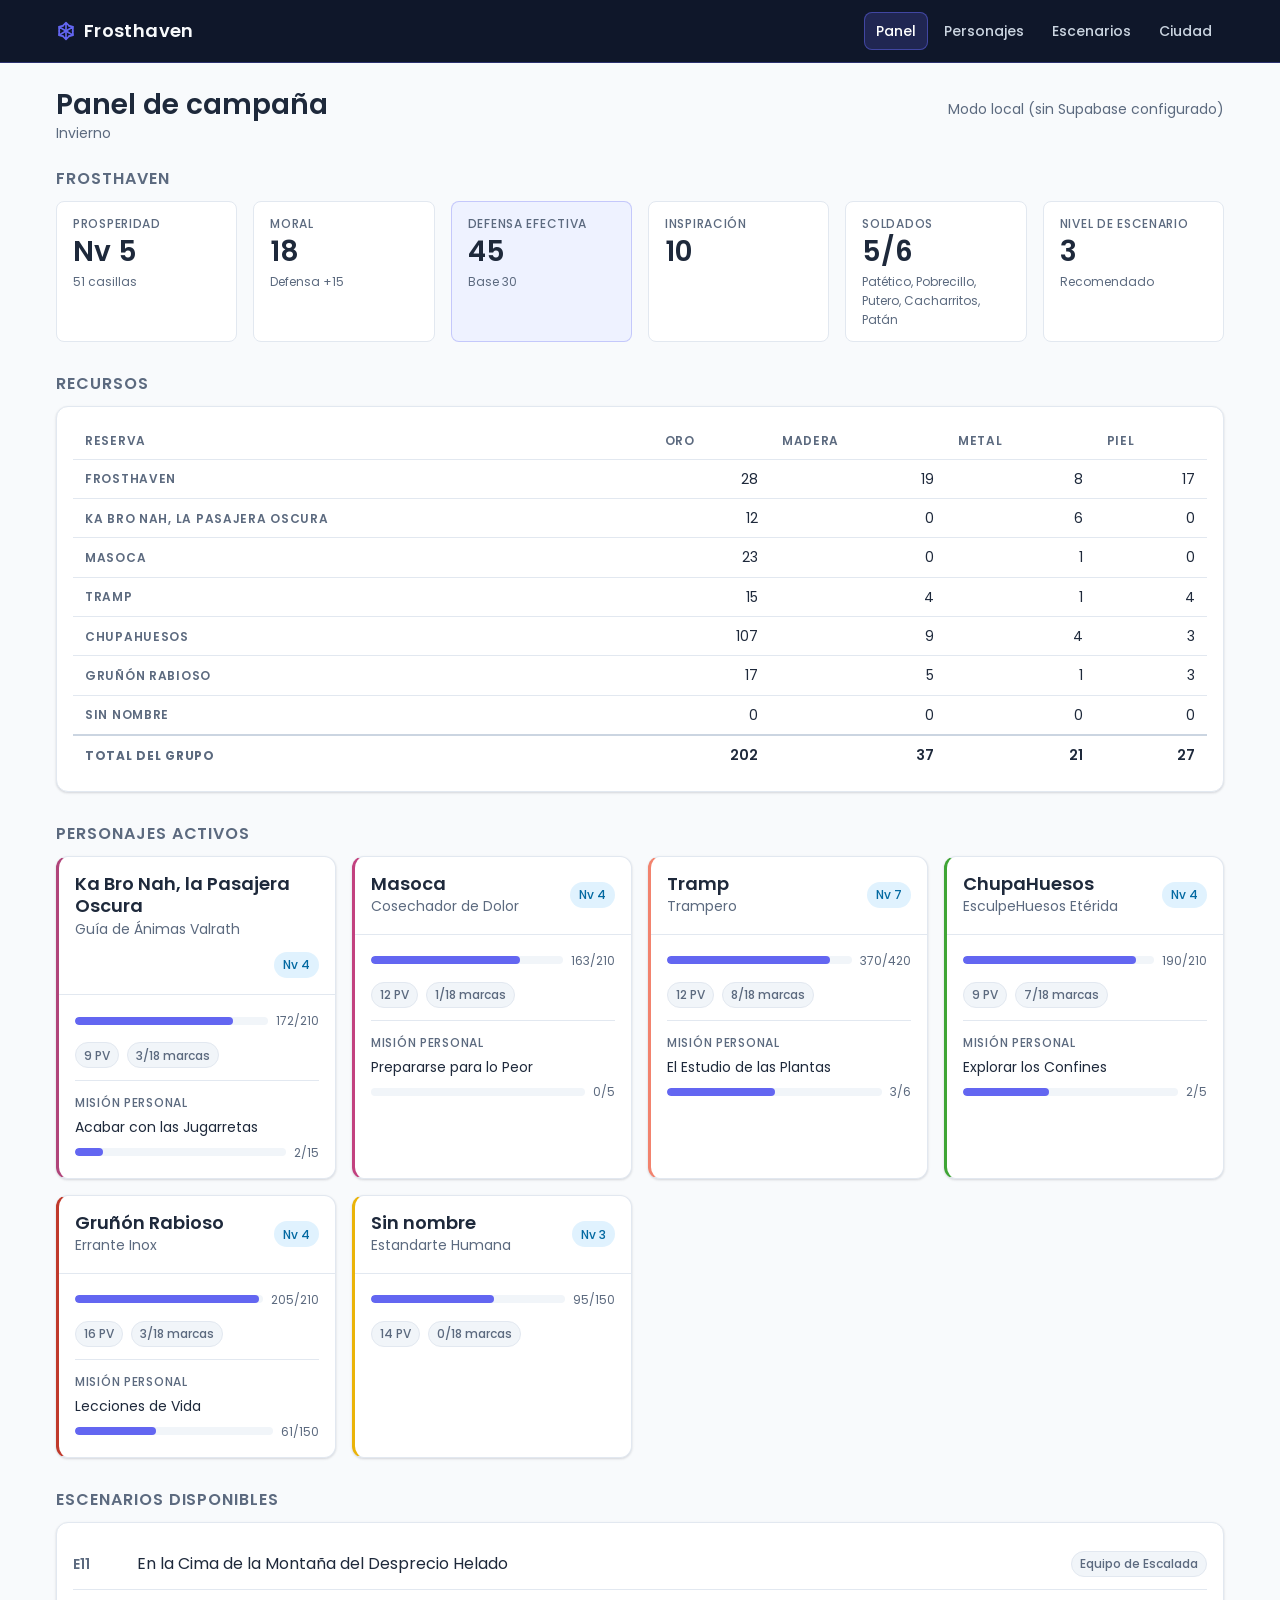
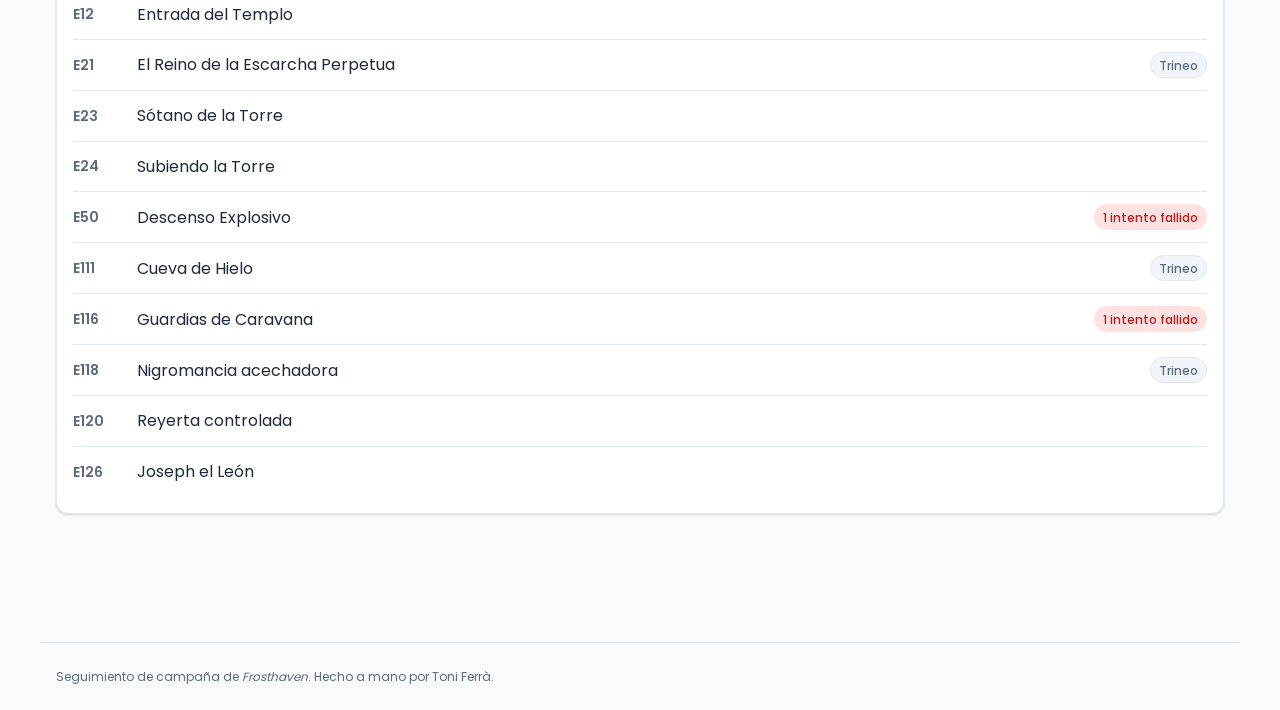
<file: index.html>
<!doctype html>
<!-- Hecho a mano por Toni Ferrà -->
<html lang="es">
<head>
  <meta charset="utf-8">
  <meta name="viewport" content="width=device-width, initial-scale=1">
  <title>Panel de campaña · Frosthaven</title>
  <meta name="robots" content="noindex, nofollow">
  <meta name="description" content="Panel de seguimiento de la campaña de Frosthaven del grupo.">
  <link rel="author" href="humans.txt">
  <link rel="stylesheet" href="css/base.css">
  <link rel="stylesheet" href="css/bloques.css">
  <link rel="stylesheet" href="css/panel.css">
  <script src="js/config.js"></script>
  <script src="vendor/supabase.js" defer></script>
  <script src="js/almacen.js" defer></script>
  <script src="js/reglas.js" defer></script>
  <script src="js/navegacion.js" defer></script>
  <script src="js/panel.js" defer></script>
</head>
<body>
  <a class="u-skip-link" href="#contenido">Saltar al contenido</a>

  <header class="cabecera">
    <div class="u-contenedor cabecera__interior">
      <a class="cabecera__marca" href="index.html">
        <svg class="icono" viewBox="0 0 24 24" aria-hidden="true">
          <path d="M12 2v20M12 2 8 6M12 2l4 4M12 22l-4-4M12 22l4-4"/>
          <path d="m3.5 7 17 10M3.5 7l.5 5.5M3.5 7 8.7 5.6M20.5 17l-.5-5.5M20.5 17l-5.2 1.4"/>
          <path d="m20.5 7-17 10M20.5 7 20 12.5M20.5 7l-5.2-1.4M3.5 17l.5-5.5M3.5 17l5.2 1.4"/>
        </svg>
        Frosthaven
      </a>
      <nav class="nav" aria-label="Secciones">
        <a class="nav__enlace" href="index.html" data-nav="panel">Panel</a>
        <a class="nav__enlace" href="personajes.html" data-nav="personajes">Personajes</a>
        <a class="nav__enlace" href="escenarios.html" data-nav="escenarios">Escenarios</a>
        <a class="nav__enlace" href="ciudad.html" data-nav="ciudad">Ciudad</a>
      </nav>
    </div>
  </header>

  <main class="u-contenedor pagina" id="contenido">
    <div class="pagina__titulo">
      <div>
        <h1>Panel de campaña</h1>
        <p class="pagina__subtitulo" data-panel="momento">Cargando…</p>
      </div>
      <p class="pagina__subtitulo" data-panel="conexion"></p>
    </div>

    <div class="aviso aviso--peligro" data-panel="error" hidden>
      <svg class="icono aviso__icono" viewBox="0 0 24 24" aria-hidden="true">
        <circle cx="12" cy="12" r="10"/><path d="M12 8v5M12 16h.01"/>
      </svg>
      <span data-panel="error-texto"></span>
    </div>

    <!-- Estado de Frosthaven -->
    <section class="seccion" aria-labelledby="titulo-ciudad">
      <h2 class="seccion__titulo" id="titulo-ciudad">Frosthaven</h2>
      <div class="rejilla rejilla--estrecha" data-panel="ciudad"></div>
    </section>

    <!-- Recursos -->
    <section class="seccion" aria-labelledby="titulo-recursos">
      <h2 class="seccion__titulo" id="titulo-recursos">Recursos</h2>
      <div class="tarjeta">
        <div class="tarjeta__cuerpo u-scroll-x">
          <table class="tabla" data-panel="recursos">
            <caption class="u-visually-hidden">
              Reserva de Frosthaven, reservas personales y total del grupo
            </caption>
          </table>
        </div>
      </div>
    </section>

    <!-- Personajes -->
    <section class="seccion" aria-labelledby="titulo-personajes">
      <h2 class="seccion__titulo" id="titulo-personajes">Personajes activos</h2>
      <div class="rejilla" data-panel="personajes"></div>
    </section>

    <!-- Escenarios disponibles -->
    <section class="seccion" aria-labelledby="titulo-escenarios">
      <h2 class="seccion__titulo" id="titulo-escenarios">Escenarios disponibles</h2>
      <div class="tarjeta">
        <div class="tarjeta__cuerpo">
          <ul class="listado" data-panel="escenarios"></ul>
        </div>
      </div>
    </section>
  </main>

  <footer class="u-contenedor pie">
    <p>Seguimiento de campaña de <em>Frosthaven</em>. Hecho a mano por Toni Ferrà.</p>
  </footer>
</body>
</html>
</file>
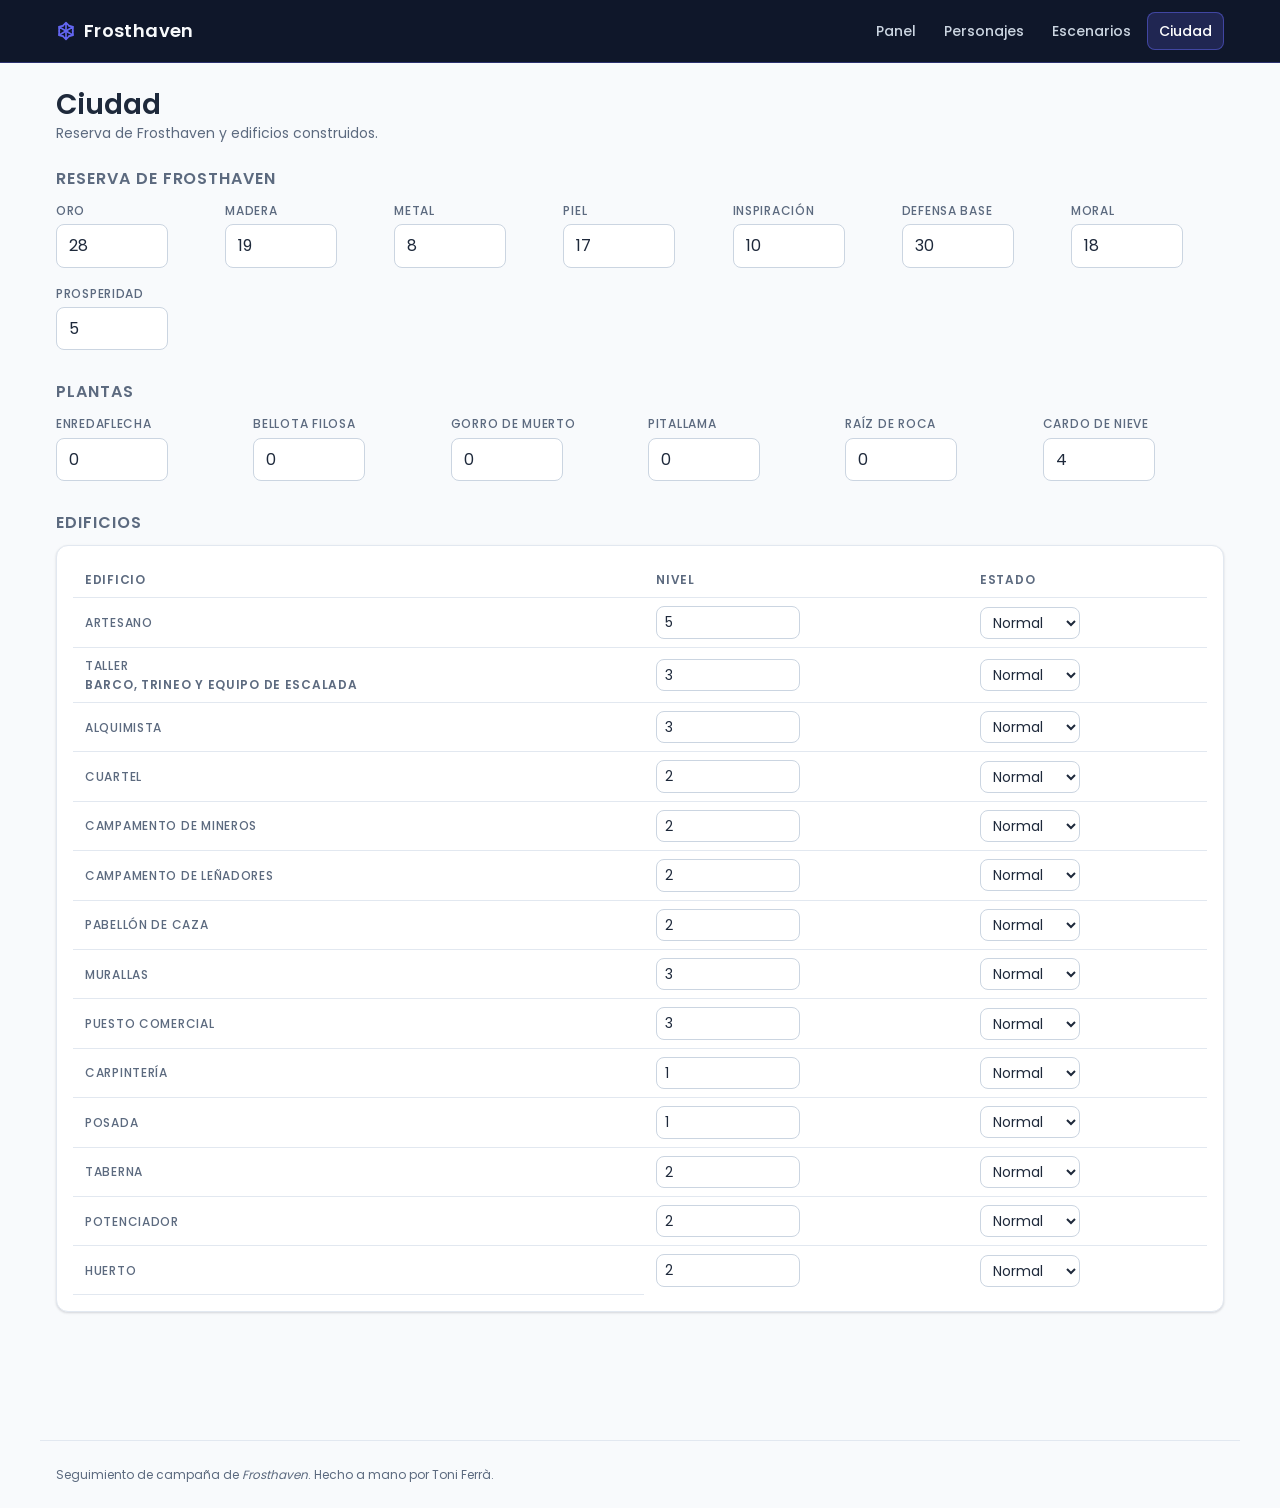
<file: ciudad.html>
<!doctype html>
<!-- Hecho a mano por Toni Ferrà -->
<html lang="es">
<head>
  <meta charset="utf-8">
  <meta name="viewport" content="width=device-width, initial-scale=1">
  <title>Ciudad · Frosthaven</title>
  <meta name="robots" content="noindex, nofollow">
  <meta name="description" content="Edificios y reserva de Frosthaven en la campaña del grupo.">
  <link rel="author" href="humans.txt">
  <link rel="stylesheet" href="css/base.css">
  <link rel="stylesheet" href="css/bloques.css">
  <link rel="stylesheet" href="css/tablas.css">
  <script src="js/config.js"></script>
  <script src="vendor/supabase.js" defer></script>
  <script src="js/almacen.js" defer></script>
  <script src="js/reglas.js" defer></script>
  <script src="js/navegacion.js" defer></script>
  <script src="js/ciudad.js" defer></script>
</head>
<body>
  <a class="u-skip-link" href="#contenido">Saltar al contenido</a>

  <header class="cabecera">
    <div class="u-contenedor cabecera__interior">
      <a class="cabecera__marca" href="index.html">
        <svg class="icono" viewBox="0 0 24 24" aria-hidden="true">
          <path d="M12 2v20M12 2 8 6M12 2l4 4M12 22l-4-4M12 22l4-4"/>
          <path d="m3.5 7 17 10M3.5 7l.5 5.5M3.5 7 8.7 5.6M20.5 17l-.5-5.5M20.5 17l-5.2 1.4"/>
          <path d="m20.5 7-17 10M20.5 7 20 12.5M20.5 7l-5.2-1.4M3.5 17l.5-5.5M3.5 17l5.2 1.4"/>
        </svg>
        Frosthaven
      </a>
      <nav class="nav" aria-label="Secciones">
        <a class="nav__enlace" href="index.html" data-nav="panel">Panel</a>
        <a class="nav__enlace" href="personajes.html" data-nav="personajes">Personajes</a>
        <a class="nav__enlace" href="escenarios.html" data-nav="escenarios">Escenarios</a>
        <a class="nav__enlace" href="ciudad.html" data-nav="ciudad">Ciudad</a>
      </nav>
    </div>
  </header>

  <main class="u-contenedor pagina" id="contenido">
    <div class="pagina__titulo">
      <div>
        <h1>Ciudad</h1>
        <p class="pagina__subtitulo">Reserva de Frosthaven y edificios construidos.</p>
      </div>
      <p class="pagina__subtitulo" data-estado="guardado" role="status" aria-live="polite"></p>
    </div>

    <div class="aviso aviso--peligro" data-estado="error" hidden>
      <svg class="icono aviso__icono" viewBox="0 0 24 24" aria-hidden="true">
        <circle cx="12" cy="12" r="10"/><path d="M12 8v5M12 16h.01"/>
      </svg>
      <span data-estado="error-texto"></span>
    </div>

    <section class="seccion" aria-labelledby="titulo-reserva">
      <h2 class="seccion__titulo" id="titulo-reserva">Reserva de Frosthaven</h2>
      <div class="rejilla rejilla--estrecha" data-ciudad="reserva"></div>
    </section>

    <section class="seccion" aria-labelledby="titulo-plantas">
      <h2 class="seccion__titulo" id="titulo-plantas">Plantas</h2>
      <div class="rejilla rejilla--estrecha" data-ciudad="plantas"></div>
    </section>

    <section class="seccion" aria-labelledby="titulo-edificios">
      <h2 class="seccion__titulo" id="titulo-edificios">Edificios</h2>
      <div class="tarjeta">
        <div class="tarjeta__cuerpo u-scroll-x">
          <table class="tabla" data-ciudad="edificios">
            <caption class="u-visually-hidden">Edificios construidos con su nivel y estado</caption>
          </table>
        </div>
      </div>
    </section>
  </main>

  <footer class="u-contenedor pie">
    <p>Seguimiento de campaña de <em>Frosthaven</em>. Hecho a mano por Toni Ferrà.</p>
  </footer>
</body>
</html>
</file>
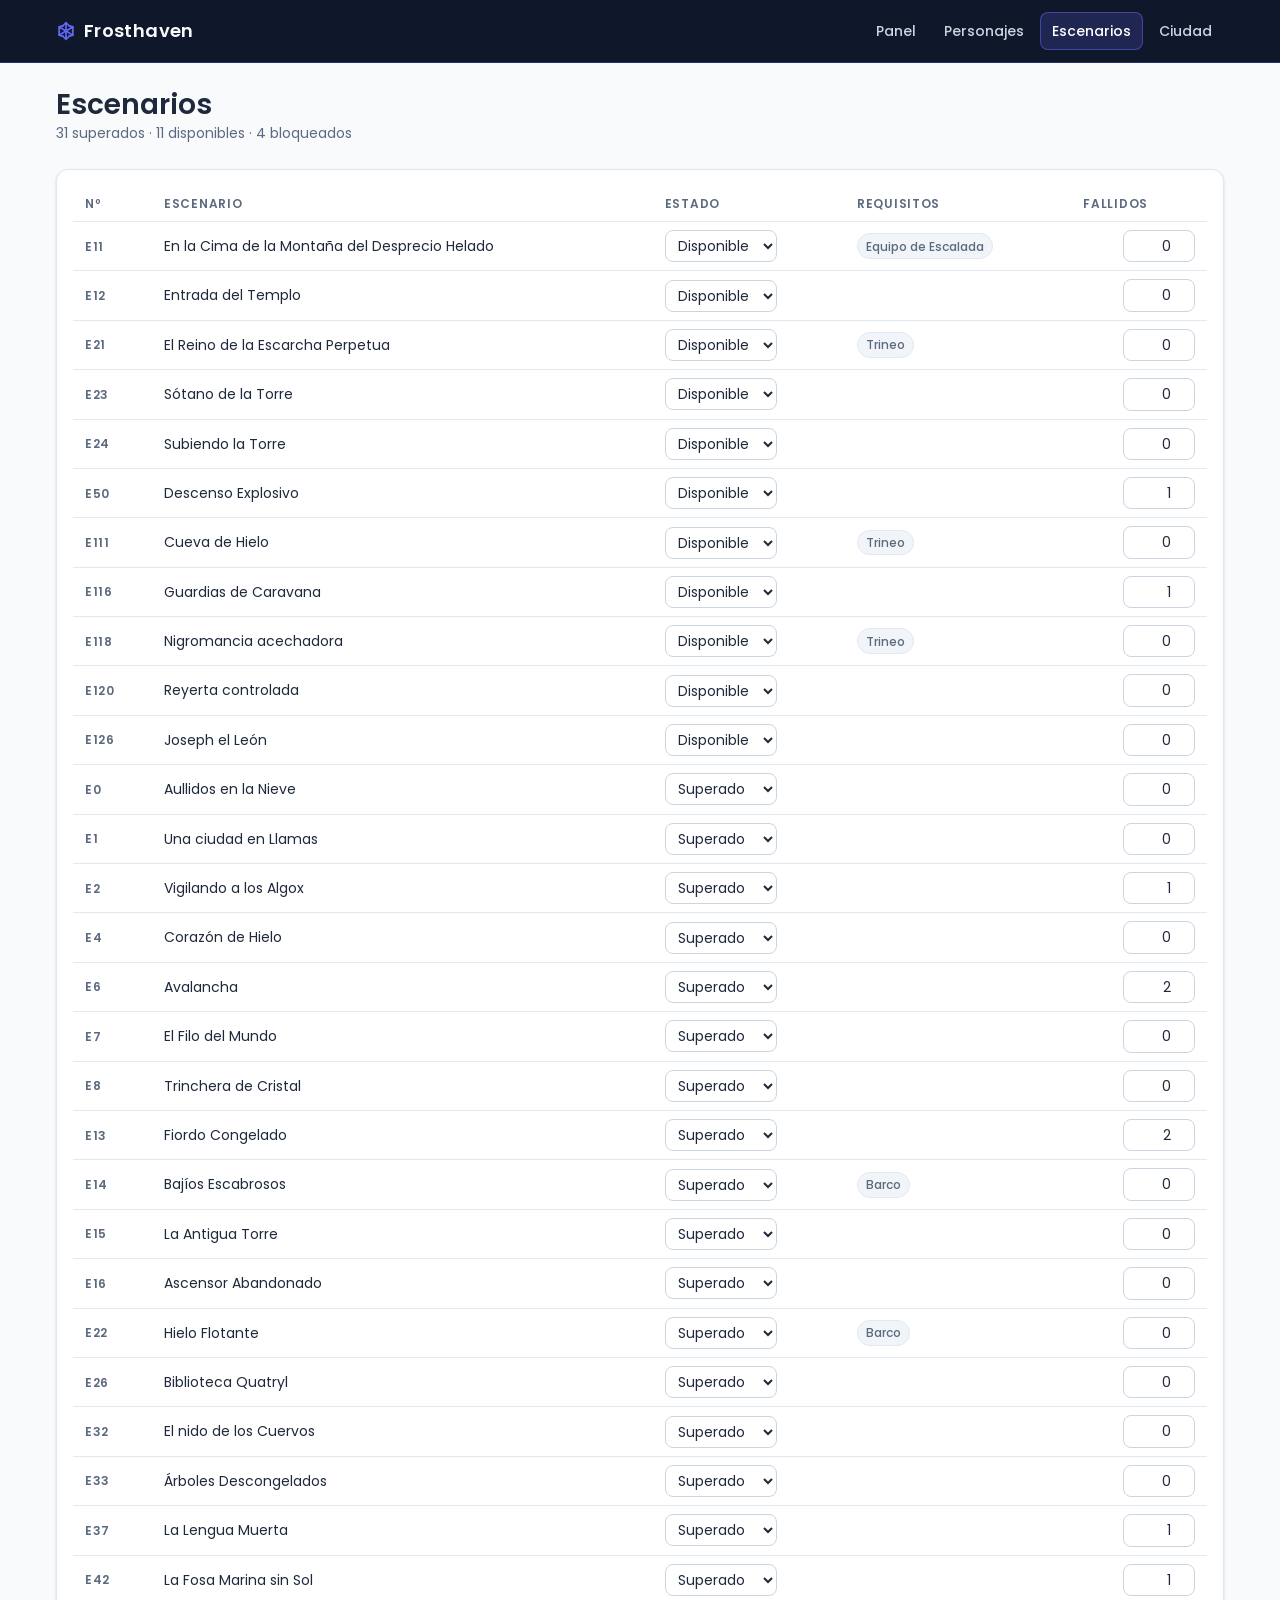
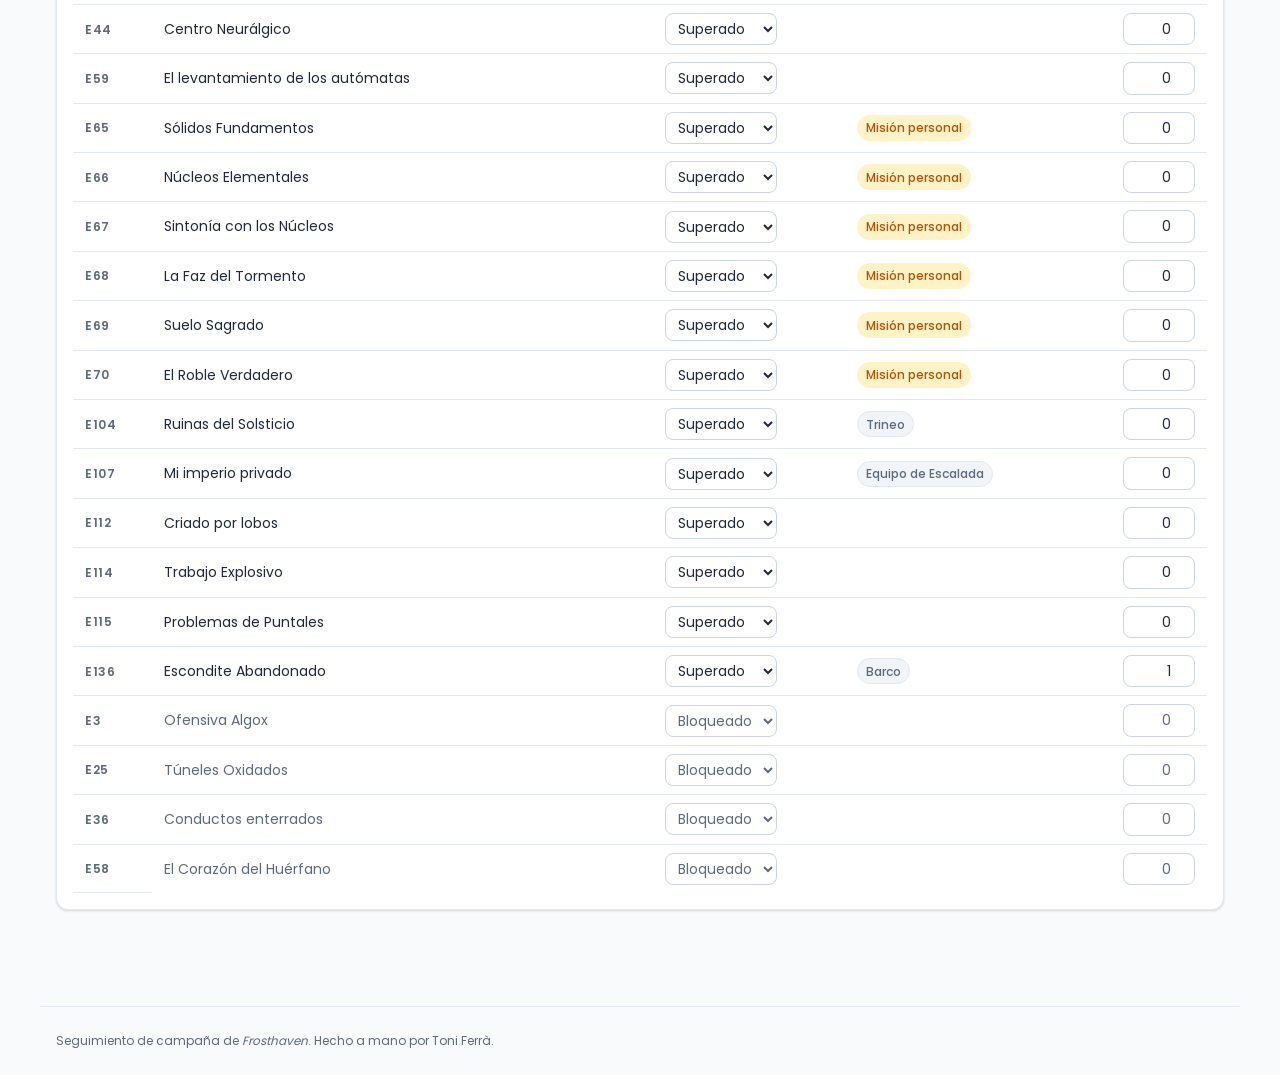
<file: escenarios.html>
<!doctype html>
<!-- Hecho a mano por Toni Ferrà -->
<html lang="es">
<head>
  <meta charset="utf-8">
  <meta name="viewport" content="width=device-width, initial-scale=1">
  <title>Escenarios · Frosthaven</title>
  <meta name="robots" content="noindex, nofollow">
  <meta name="description" content="Estado de los escenarios de la campaña de Frosthaven del grupo.">
  <link rel="author" href="humans.txt">
  <link rel="stylesheet" href="css/base.css">
  <link rel="stylesheet" href="css/bloques.css">
  <link rel="stylesheet" href="css/tablas.css">
  <script src="js/config.js"></script>
  <script src="vendor/supabase.js" defer></script>
  <script src="js/almacen.js" defer></script>
  <script src="js/reglas.js" defer></script>
  <script src="js/navegacion.js" defer></script>
  <script src="js/escenarios.js" defer></script>
</head>
<body>
  <a class="u-skip-link" href="#contenido">Saltar al contenido</a>

  <header class="cabecera">
    <div class="u-contenedor cabecera__interior">
      <a class="cabecera__marca" href="index.html">
        <svg class="icono" viewBox="0 0 24 24" aria-hidden="true">
          <path d="M12 2v20M12 2 8 6M12 2l4 4M12 22l-4-4M12 22l4-4"/>
          <path d="m3.5 7 17 10M3.5 7l.5 5.5M3.5 7 8.7 5.6M20.5 17l-.5-5.5M20.5 17l-5.2 1.4"/>
          <path d="m20.5 7-17 10M20.5 7 20 12.5M20.5 7l-5.2-1.4M3.5 17l.5-5.5M3.5 17l5.2 1.4"/>
        </svg>
        Frosthaven
      </a>
      <nav class="nav" aria-label="Secciones">
        <a class="nav__enlace" href="index.html" data-nav="panel">Panel</a>
        <a class="nav__enlace" href="personajes.html" data-nav="personajes">Personajes</a>
        <a class="nav__enlace" href="escenarios.html" data-nav="escenarios">Escenarios</a>
        <a class="nav__enlace" href="ciudad.html" data-nav="ciudad">Ciudad</a>
      </nav>
    </div>
  </header>

  <main class="u-contenedor pagina" id="contenido">
    <div class="pagina__titulo">
      <div>
        <h1>Escenarios</h1>
        <p class="pagina__subtitulo" data-estado="resumen"></p>
      </div>
      <p class="pagina__subtitulo" data-estado="guardado" role="status" aria-live="polite"></p>
    </div>

    <div class="aviso aviso--peligro" data-estado="error" hidden>
      <svg class="icono aviso__icono" viewBox="0 0 24 24" aria-hidden="true">
        <circle cx="12" cy="12" r="10"/><path d="M12 8v5M12 16h.01"/>
      </svg>
      <span data-estado="error-texto"></span>
    </div>

    <div class="tarjeta">
      <div class="tarjeta__cuerpo u-scroll-x">
        <table class="tabla" data-tabla="escenarios">
          <caption class="u-visually-hidden">Escenarios con su estado, requisitos e intentos fallidos</caption>
        </table>
      </div>
    </div>
  </main>

  <footer class="u-contenedor pie">
    <p>Seguimiento de campaña de <em>Frosthaven</em>. Hecho a mano por Toni Ferrà.</p>
  </footer>
</body>
</html>
</file>
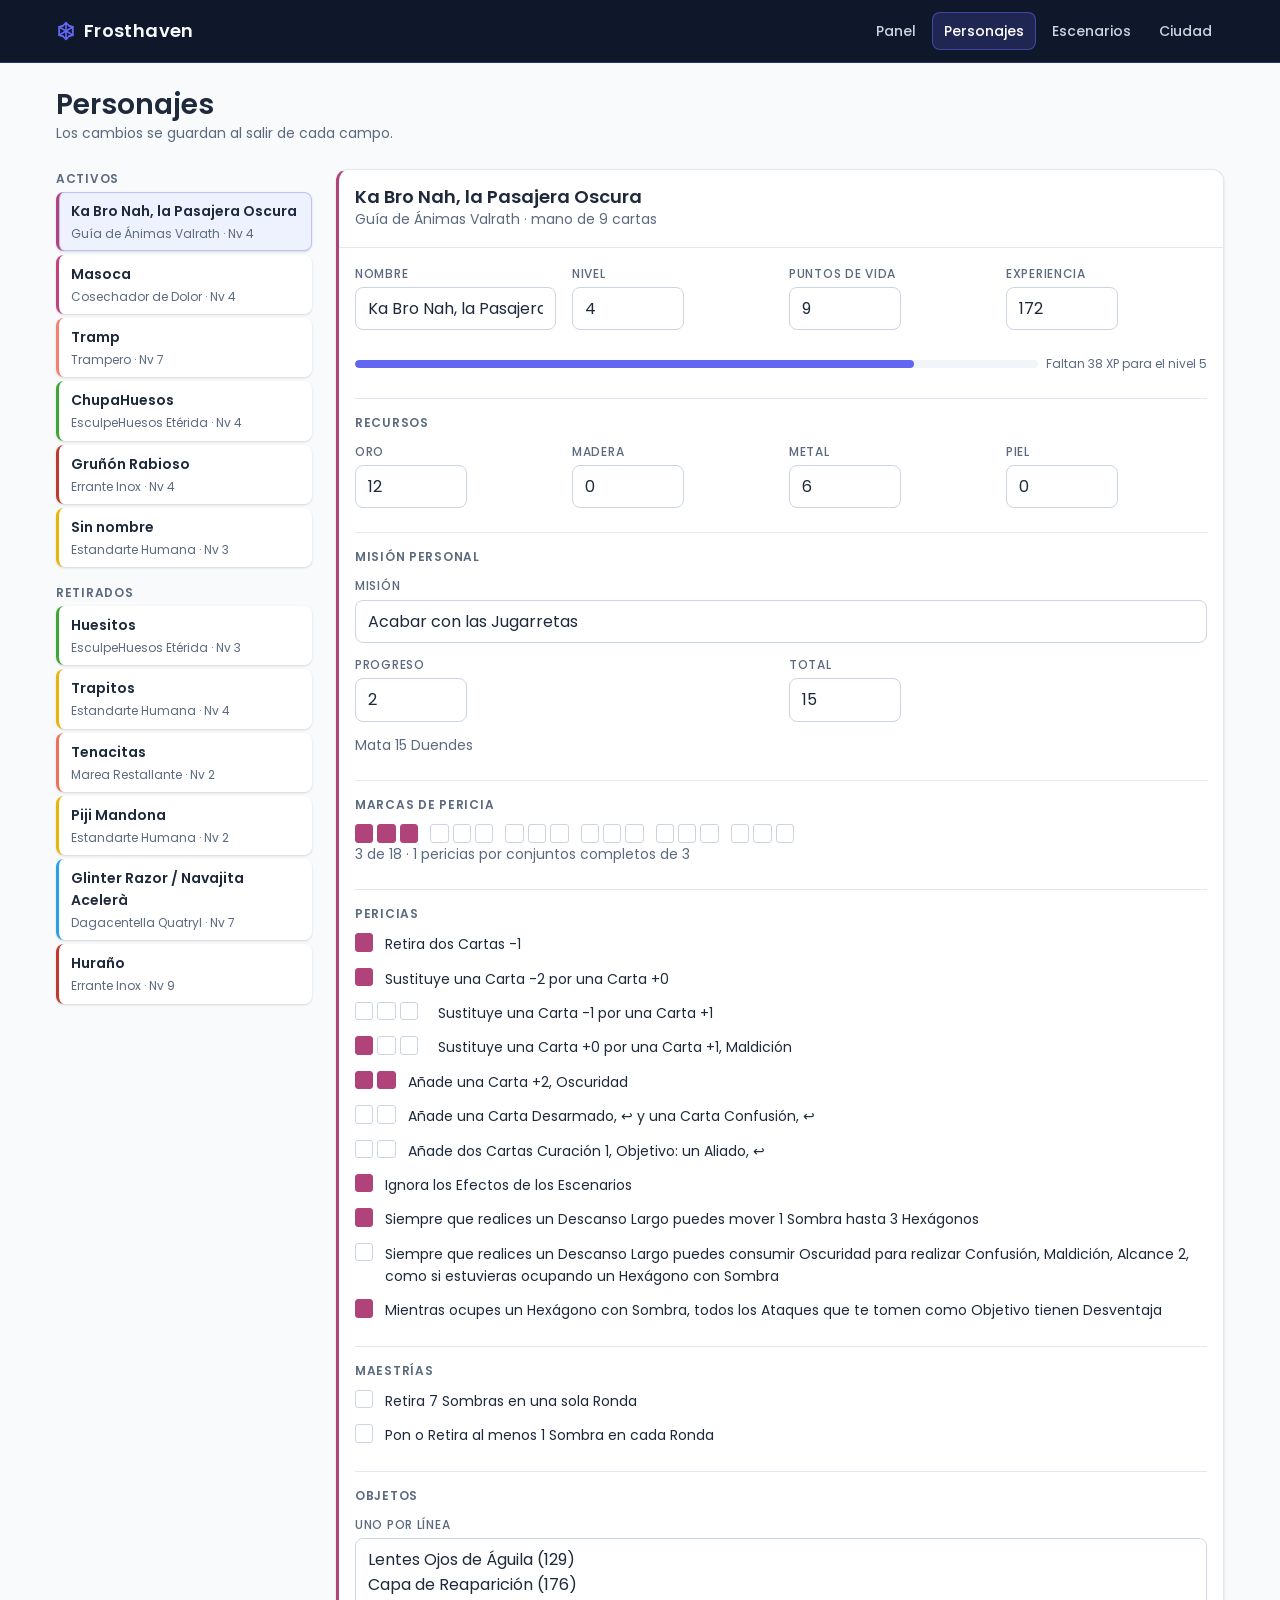
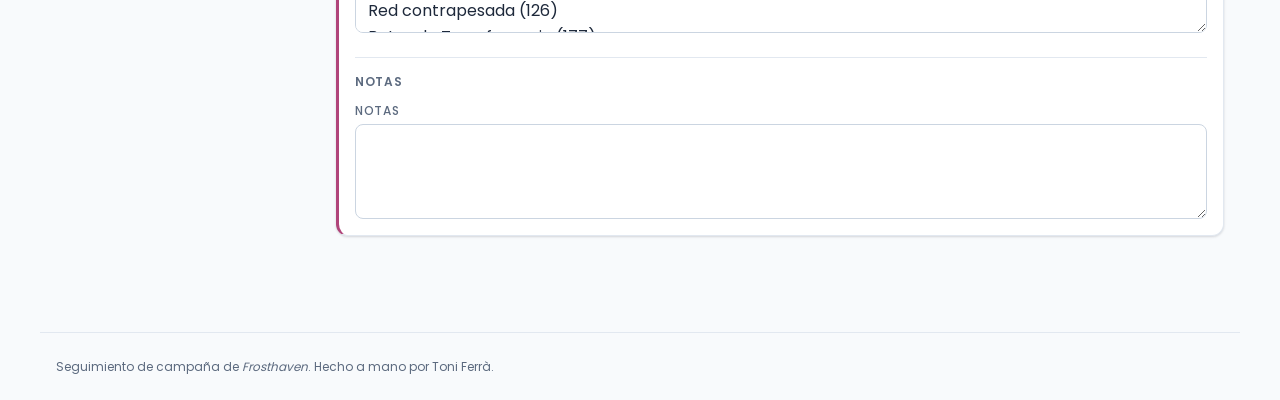
<file: personajes.html>
<!doctype html>
<!-- Hecho a mano por Toni Ferrà -->
<html lang="es">
<head>
  <meta charset="utf-8">
  <meta name="viewport" content="width=device-width, initial-scale=1">
  <title>Personajes · Frosthaven</title>
  <meta name="robots" content="noindex, nofollow">
  <meta name="description" content="Fichas de personaje de la campaña de Frosthaven del grupo.">
  <link rel="author" href="humans.txt">
  <link rel="stylesheet" href="css/base.css">
  <link rel="stylesheet" href="css/bloques.css">
  <link rel="stylesheet" href="css/personajes.css">
  <script src="js/config.js"></script>
  <script src="vendor/supabase.js" defer></script>
  <script src="js/almacen.js" defer></script>
  <script src="js/reglas.js" defer></script>
  <script src="js/navegacion.js" defer></script>
  <script src="js/personajes.js" defer></script>
</head>
<body>
  <a class="u-skip-link" href="#contenido">Saltar al contenido</a>

  <header class="cabecera">
    <div class="u-contenedor cabecera__interior">
      <a class="cabecera__marca" href="index.html">
        <svg class="icono" viewBox="0 0 24 24" aria-hidden="true">
          <path d="M12 2v20M12 2 8 6M12 2l4 4M12 22l-4-4M12 22l4-4"/>
          <path d="m3.5 7 17 10M3.5 7l.5 5.5M3.5 7 8.7 5.6M20.5 17l-.5-5.5M20.5 17l-5.2 1.4"/>
          <path d="m20.5 7-17 10M20.5 7 20 12.5M20.5 7l-5.2-1.4M3.5 17l.5-5.5M3.5 17l5.2 1.4"/>
        </svg>
        Frosthaven
      </a>
      <nav class="nav" aria-label="Secciones">
        <a class="nav__enlace" href="index.html" data-nav="panel">Panel</a>
        <a class="nav__enlace" href="personajes.html" data-nav="personajes">Personajes</a>
        <a class="nav__enlace" href="escenarios.html" data-nav="escenarios">Escenarios</a>
        <a class="nav__enlace" href="ciudad.html" data-nav="ciudad">Ciudad</a>
      </nav>
    </div>
  </header>

  <main class="u-contenedor pagina" id="contenido">
    <div class="pagina__titulo">
      <div>
        <h1>Personajes</h1>
        <p class="pagina__subtitulo">Los cambios se guardan al salir de cada campo.</p>
      </div>
      <p class="pagina__subtitulo" data-estado="guardado" role="status" aria-live="polite"></p>
    </div>

    <div class="aviso aviso--peligro" data-estado="error" hidden>
      <svg class="icono aviso__icono" viewBox="0 0 24 24" aria-hidden="true">
        <circle cx="12" cy="12" r="10"/><path d="M12 8v5M12 16h.01"/>
      </svg>
      <span data-estado="error-texto"></span>
    </div>

    <div class="personajes">
      <nav class="personajes__lista" aria-label="Lista de personajes">
        <ul data-lista="personajes"></ul>
      </nav>
      <div class="personajes__detalle" data-detalle="ficha"></div>
    </div>
  </main>

  <footer class="u-contenedor pie">
    <p>Seguimiento de campaña de <em>Frosthaven</em>. Hecho a mano por Toni Ferrà.</p>
  </footer>
</body>
</html>
</file>
<file: css/base.css>
/* ==========================================================================
   Frosthaven — hoja base: fuentes, design tokens, reset y utilidades
   Autor: Toni Ferrà — https://toniferra.com · © 2026 Todos los derechos reservados
   Metodología: BEM (bloque__elemento--modificador) + utilidades con prefijo u-
   ========================================================================== */

/* ---------- Fuentes auto-alojadas (RGPD: sin peticiones a Google Fonts) ---------- */
@font-face {
  font-family: "Poppins";
  font-style: normal;
  font-weight: 400;
  font-display: swap;
  src: url("../fuentes/poppins-400.woff2") format("woff2");
}
@font-face {
  font-family: "Poppins";
  font-style: normal;
  font-weight: 500;
  font-display: swap;
  src: url("../fuentes/poppins-500.woff2") format("woff2");
}
@font-face {
  font-family: "Poppins";
  font-style: normal;
  font-weight: 600;
  font-display: swap;
  src: url("../fuentes/poppins-600.woff2") format("woff2");
}
@font-face {
  font-family: "Poppins";
  font-style: normal;
  font-weight: 700;
  font-display: swap;
  src: url("../fuentes/poppins-700.woff2") format("woff2");
}

/* ---------- Design tokens ---------- */
:root {
  /* Marca */
  --color-brand: #6366f1;        /* indigo-500 */
  --color-brand-strong: #4f46e5; /* indigo-600 */
  --color-brand-a11y: #5f62f0;   /* indigo con contraste AA (4.68:1) sobre texto blanco */
  --color-brand-soft: #eef2ff;   /* indigo-50, fondos de realce */

  /* Neutros (escala slate) */
  --color-surface: #f8fafc;
  --color-surface-alt: #f1f5f9;
  --color-surface-card: #ffffff;
  --color-border: #e2e8f0;
  --color-border-strong: #cbd5e1;
  --color-text: #1e293b;
  /* Verificado por cálculo: 5,49:1 sobre blanco, 5,01:1 sobre el fondo
     alterno y 4,91:1 sobre el indigo suave. Pasa AA en los tres. */
  --color-text-muted: #5c6a7f;
  --color-text-soft: #94a3b8;
  --color-dark: #0f172a;

  /* Semánticos de estado (contraste AA sobre blanco verificado por cálculo) */
  --color-ok: #15803d;      /* green-700  · 4,96:1 */
  --color-ok-soft: #dcfce7;
  --color-warn: #b45309;    /* amber-700  · 4,89:1 */
  --color-warn-soft: #fef3c7;
  --color-danger: #b91c1c;  /* red-700    · 6,45:1 */
  --color-danger-soft: #fee2e2;
  --color-info: #0369a1;    /* sky-700    · 5,89:1 */
  --color-info-soft: #e0f2fe;

  /* Recursos del juego: solo como punto de color, nunca como único portador de información */
  --color-oro: #ca8a04;
  --color-madera: #a16207;
  --color-metal: #64748b;
  --color-piel: #b45309;

  /* Color de clase: cada ficha lo sobrescribe con el suyo */
  --color-clase: var(--color-brand);

  /* Tipografía */
  --font-sans: "Poppins", "Helvetica Neue", Arial, sans-serif;
  --texto-xs: 0.75rem;
  --texto-sm: 0.875rem;
  --texto-base: 1rem;
  --texto-lg: 1.125rem;
  --texto-xl: 1.375rem;
  --texto-2xl: 1.75rem;

  /* Espaciado y forma */
  --espacio-1: 0.25rem;
  --espacio-2: 0.5rem;
  --espacio-3: 0.75rem;
  --espacio-4: 1rem;
  --espacio-5: 1.5rem;
  --espacio-6: 2rem;
  --espacio-7: 3rem;
  --radio: 0.5rem;
  --radio-lg: 0.75rem;
  --sombra: 0 1px 2px rgb(15 23 42 / 0.06), 0 1px 3px rgb(15 23 42 / 0.1);
  --sombra-alta: 0 4px 6px rgb(15 23 42 / 0.05), 0 10px 15px rgb(15 23 42 / 0.1);

  /* Movimiento: lento y suave, sin rebote */
  --transicion: 200ms ease;
  --ancho-max: 75rem;
}

/* ---------- Reset ---------- */
*,
*::before,
*::after { margin: 0; padding: 0; box-sizing: border-box; }

html { -webkit-text-size-adjust: 100%; }

body {
  font-family: var(--font-sans);
  font-size: var(--texto-base);
  line-height: 1.6;
  color: var(--color-text);
  background: var(--color-surface);
  min-height: 100vh;
  -webkit-font-smoothing: antialiased;
}

img, svg { display: block; max-width: 100%; }

/* El atributo hidden debe ganar a cualquier display de bloque posterior */
[hidden] { display: none !important; }
button, input, select, textarea { font: inherit; color: inherit; }
button { cursor: pointer; background: none; border: 0; }
table { border-collapse: collapse; width: 100%; }

h1, h2, h3, h4 { line-height: 1.25; font-weight: 600; }
h1 { font-size: var(--texto-2xl); }
h2 { font-size: var(--texto-xl); }
h3 { font-size: var(--texto-lg); }

a { color: var(--color-brand-strong); }

/* Foco visible consistente en todo elemento interactivo (WCAG 2.4.7) */
a:focus-visible,
button:focus-visible,
input:focus-visible,
select:focus-visible,
textarea:focus-visible,
[tabindex]:focus-visible {
  outline: 2px solid var(--color-brand);
  outline-offset: 2px;
  border-radius: 2px;
}

@media (prefers-reduced-motion: reduce) {
  *,
  *::before,
  *::after {
    animation-duration: 0.01ms !important;
    animation-iteration-count: 1 !important;
    transition-duration: 0.01ms !important;
    scroll-behavior: auto !important;
  }
}

/* ---------- Utilidades ---------- */
.u-visually-hidden {
  position: absolute;
  width: 1px;
  height: 1px;
  padding: 0;
  margin: -1px;
  overflow: hidden;
  clip-path: inset(50%);
  white-space: nowrap;
  border: 0;
}

/* Enlace de salto al contenido: visible solo al recibir el foco */
.u-skip-link {
  position: absolute;
  top: var(--espacio-2);
  left: var(--espacio-2);
  z-index: 100;
  padding: var(--espacio-2) var(--espacio-4);
  background: var(--color-surface-card);
  color: var(--color-brand-strong);
  border-radius: var(--radio);
  box-shadow: var(--sombra-alta);
  transform: translateY(-200%);
  transition: transform var(--transicion);
}
.u-skip-link:focus { transform: translateY(0); }

.u-contenedor {
  width: 100%;
  max-width: var(--ancho-max);
  margin-inline: auto;
  padding-inline: var(--espacio-4);
}

/* Contenedor de desbordamiento para tablas anchas en móvil */
.u-scroll-x {
  overflow-x: auto;
  -webkit-overflow-scrolling: touch;
}

.u-numero {
  font-variant-numeric: tabular-nums;
}
</file>
<file: css/bloques.css>
/* ==========================================================================
   Frosthaven — bloques compartidos entre páginas
   Autor: Toni Ferrà — https://toniferra.com
   Metodología: BEM (bloque__elemento--modificador), estados is-*
   ========================================================================== */

/* ---------- Cabecera y navegación ---------- */
.cabecera {
  background: var(--color-dark);
  color: var(--color-surface);
  border-bottom: 1px solid rgb(99 102 241 / 0.35);
}

.cabecera__interior {
  display: flex;
  flex-wrap: wrap;
  align-items: center;
  gap: var(--espacio-3) var(--espacio-5);
  padding-block: var(--espacio-3);
}

.cabecera__marca {
  display: flex;
  align-items: center;
  gap: var(--espacio-2);
  font-size: var(--texto-lg);
  font-weight: 600;
  letter-spacing: 0.02em;
  color: var(--color-surface);
  text-decoration: none;
}

.cabecera__marca svg { color: var(--color-brand); }

.nav {
  display: flex;
  flex-wrap: wrap;
  gap: var(--espacio-1);
  margin-inline-start: auto;
}

.nav__enlace {
  display: block;
  padding: var(--espacio-2) var(--espacio-3);
  border-radius: var(--radio);
  font-size: var(--texto-sm);
  font-weight: 500;
  color: #cbd5e1;
  text-decoration: none;
  transition: background var(--transicion), color var(--transicion);
}

/* Los estilos de hover se limitan a los dispositivos con puntero real. En
   táctil, Safari trata el primer toque sobre un elemento con :hover como si
   fuera un hover y no activa el enlace hasta el segundo toque. */
@media (hover: hover) {
  .nav__enlace:hover { background: rgb(255 255 255 / 0.08); color: #fff; }
}

.nav__enlace.is-activa {
  background: rgb(99 102 241 / 0.2);
  color: #fff;
  box-shadow: inset 0 0 0 1px rgb(99 102 241 / 0.5);
}

.cabecera .u-skip-link { color: var(--color-brand-strong); }

/* ---------- Estructura de página ---------- */
.pagina { padding-block: var(--espacio-5) var(--espacio-7); }

.pagina__titulo {
  display: flex;
  flex-wrap: wrap;
  align-items: baseline;
  justify-content: space-between;
  gap: var(--espacio-3);
  margin-bottom: var(--espacio-5);
}

.pagina__subtitulo {
  color: var(--color-text-muted);
  font-size: var(--texto-sm);
}

.seccion { margin-bottom: var(--espacio-6); }

.seccion__titulo {
  display: flex;
  align-items: center;
  gap: var(--espacio-2);
  margin-bottom: var(--espacio-3);
  font-size: var(--texto-base);
  font-weight: 600;
  text-transform: uppercase;
  letter-spacing: 0.06em;
  color: var(--color-text-muted);
}

/* ---------- Tarjeta ---------- */
.tarjeta {
  background: var(--color-surface-card);
  border: 1px solid var(--color-border);
  border-radius: var(--radio-lg);
  box-shadow: var(--sombra);
}

.tarjeta__cabecera {
  display: flex;
  flex-wrap: wrap;
  align-items: center;
  gap: var(--espacio-3);
  padding: var(--espacio-4);
  border-bottom: 1px solid var(--color-border);
}

.tarjeta__titulo { font-size: var(--texto-lg); font-weight: 600; }
.tarjeta__cuerpo { padding: var(--espacio-4); }

/* Acento de clase: un borde de color, nada más */
.tarjeta--clase { border-inline-start: 3px solid var(--color-clase); }

/* ---------- Rejilla de datos ---------- */
.rejilla {
  display: grid;
  gap: var(--espacio-4);
  grid-template-columns: repeat(auto-fit, minmax(15rem, 1fr));
}

.rejilla--estrecha { grid-template-columns: repeat(auto-fit, minmax(9rem, 1fr)); }

/* ---------- Dato ---------- */
.dato {
  display: flex;
  flex-direction: column;
  gap: var(--espacio-1);
  padding: var(--espacio-3) var(--espacio-4);
  background: var(--color-surface-card);
  border: 1px solid var(--color-border);
  border-radius: var(--radio);
}

.dato__etiqueta {
  font-size: var(--texto-xs);
  font-weight: 500;
  text-transform: uppercase;
  letter-spacing: 0.06em;
  color: var(--color-text-muted);
}

.dato__valor {
  font-size: var(--texto-2xl);
  font-weight: 600;
  line-height: 1.1;
  font-variant-numeric: tabular-nums;
}

.dato__apunte {
  font-size: var(--texto-xs);
  color: var(--color-text-muted);
}

.dato--destacado {
  background: var(--color-brand-soft);
  border-color: rgb(99 102 241 / 0.3);
}

/* ---------- Chip ---------- */
.chip {
  display: inline-flex;
  align-items: center;
  gap: var(--espacio-1);
  padding: 0.15rem var(--espacio-2);
  border-radius: 999px;
  font-size: var(--texto-xs);
  font-weight: 500;
  background: var(--color-surface-alt);
  color: var(--color-text-muted);
  border: 1px solid var(--color-border);
  white-space: nowrap;
}

.chip--ok      { background: var(--color-ok-soft);     color: var(--color-ok);     border-color: transparent; }
.chip--aviso   { background: var(--color-warn-soft);   color: var(--color-warn);   border-color: transparent; }
.chip--peligro { background: var(--color-danger-soft); color: var(--color-danger); border-color: transparent; }
.chip--info    { background: var(--color-info-soft);   color: var(--color-info);   border-color: transparent; }

/* ---------- Botón ---------- */
.boton {
  display: inline-flex;
  align-items: center;
  justify-content: center;
  gap: var(--espacio-2);
  padding: var(--espacio-2) var(--espacio-4);
  border-radius: var(--radio);
  font-size: var(--texto-sm);
  font-weight: 500;
  border: 1px solid var(--color-border-strong);
  background: var(--color-surface-card);
  color: var(--color-text);
  transition: background var(--transicion), border-color var(--transicion);
}

@media (hover: hover) {
  .boton:hover { background: var(--color-surface-alt); }
}

.boton--principal {
  background: var(--color-brand-a11y);
  border-color: var(--color-brand-a11y);
  color: #fff;
}

@media (hover: hover) {
  .boton--principal:hover { background: var(--color-brand-strong); }
}

.boton[disabled] { opacity: 0.5; cursor: not-allowed; }

/* ---------- Campo de formulario ---------- */
.campo { display: flex; flex-direction: column; gap: var(--espacio-1); }

.campo__etiqueta {
  font-size: var(--texto-xs);
  font-weight: 500;
  text-transform: uppercase;
  letter-spacing: 0.06em;
  color: var(--color-text-muted);
}

.campo__control {
  padding: var(--espacio-2) var(--espacio-3);
  border: 1px solid var(--color-border-strong);
  border-radius: var(--radio);
  background: var(--color-surface-card);
  font-variant-numeric: tabular-nums;
  transition: border-color var(--transicion);
}

@media (hover: hover) {
  .campo__control:hover { border-color: var(--color-text-soft); }
}

.campo__control--numero { width: 100%; max-width: 7rem; }

/* ---------- Tabla ---------- */
.tabla { font-size: var(--texto-sm); }

.tabla th {
  padding: var(--espacio-2) var(--espacio-3);
  text-align: start;
  font-size: var(--texto-xs);
  font-weight: 600;
  text-transform: uppercase;
  letter-spacing: 0.06em;
  color: var(--color-text-muted);
  border-bottom: 1px solid var(--color-border);
  white-space: nowrap;
}

.tabla td {
  padding: var(--espacio-2) var(--espacio-3);
  border-bottom: 1px solid var(--color-border);
  vertical-align: middle;
}

.tabla tbody tr:last-child td { border-bottom: 0; }
@media (hover: hover) {
  .tabla tbody tr:hover { background: var(--color-surface-alt); }
}
.tabla__numero { text-align: end; font-variant-numeric: tabular-nums; }

/* ---------- Barra de progreso ---------- */
.progreso {
  display: flex;
  align-items: center;
  gap: var(--espacio-2);
}

.progreso__pista {
  flex: 1;
  height: 0.5rem;
  min-width: 4rem;
  background: var(--color-surface-alt);
  border-radius: 999px;
  overflow: hidden;
}

.progreso__relleno {
  height: 100%;
  background: var(--color-brand);
  border-radius: 999px;
  transition: width var(--transicion);
}

.progreso__relleno.is-completo { background: var(--color-ok); }

.progreso__texto {
  font-size: var(--texto-xs);
  color: var(--color-text-muted);
  font-variant-numeric: tabular-nums;
  white-space: nowrap;
}

/* ---------- Aviso ---------- */
.aviso {
  display: flex;
  gap: var(--espacio-3);
  padding: var(--espacio-3) var(--espacio-4);
  border-radius: var(--radio);
  border: 1px solid var(--color-border);
  background: var(--color-surface-alt);
  font-size: var(--texto-sm);
}

.aviso--info    { background: var(--color-info-soft);   border-color: rgb(3 105 161 / 0.2); }
.aviso--peligro { background: var(--color-danger-soft); border-color: rgb(185 28 28 / 0.2); }

.aviso__icono { flex-shrink: 0; color: currentColor; }

/* ---------- Iconos ---------- */
/* Trazo de 2px con puntas redondeadas. El fill se limita a los iconos que no
   declaran uno propio, para no romper los de glifo. */
.icono {
  width: 1.25rem;
  height: 1.25rem;
  stroke: currentColor;
  stroke-width: 2;
  stroke-linecap: round;
  stroke-linejoin: round;
}

.icono:not([fill]) { fill: none; }
.icono--pequeno { width: 1rem; height: 1rem; }

/* ---------- Pie ---------- */
.pie {
  padding-block: var(--espacio-5);
  margin-top: var(--espacio-7);
  border-top: 1px solid var(--color-border);
  font-size: var(--texto-xs);
  color: var(--color-text-muted);
}
</file>
<file: css/panel.css>
/* ==========================================================================
   Frosthaven — bloques propios del panel de campaña
   Autor: Toni Ferrà — https://toniferra.com
   ========================================================================== */

/* ---------- Resumen de personaje ---------- */
.ficha-resumen {
  display: flex;
  flex-direction: column;
  gap: var(--espacio-3);
}

.ficha-resumen__chips {
  display: flex;
  flex-wrap: wrap;
  gap: var(--espacio-2);
}

.ficha-resumen__mision {
  display: flex;
  flex-direction: column;
  gap: var(--espacio-1);
  padding-top: var(--espacio-3);
  border-top: 1px solid var(--color-border);
  font-size: var(--texto-sm);
}

/* ---------- Listado de escenarios ---------- */
.listado { list-style: none; }

.listado__fila {
  display: flex;
  flex-wrap: wrap;
  align-items: center;
  gap: var(--espacio-2) var(--espacio-3);
  padding-block: var(--espacio-3);
  border-bottom: 1px solid var(--color-border);
}

.listado__fila:last-child { border-bottom: 0; }

.listado__numero {
  flex-shrink: 0;
  min-width: 3.25rem;
  font-size: var(--texto-sm);
  font-weight: 600;
  font-variant-numeric: tabular-nums;
  color: var(--color-text-muted);
}

.listado__nombre { flex: 1; min-width: 12rem; }

.listado__marcas {
  display: flex;
  flex-wrap: wrap;
  gap: var(--espacio-2);
  margin-inline-start: auto;
}

/* La tabla de recursos destaca la fila del total */
.tabla tfoot td,
.tabla tfoot th {
  border-top: 2px solid var(--color-border-strong);
  border-bottom: 0;
  font-weight: 600;
}
</file>
<file: css/tablas.css>
/* ==========================================================================
   Frosthaven — bloques de las páginas de tabla (escenarios y ciudad)
   Autor: Toni Ferrà — https://toniferra.com
   ========================================================================== */

.campo__control--compacto {
  padding: var(--espacio-1) var(--espacio-2);
  font-size: var(--texto-sm);
  max-width: 9rem;
}

.tabla__numero .campo__control--compacto {
  max-width: 4.5rem;
  text-align: end;
}

/* Los escenarios bloqueados siguen leyéndose, solo pierden peso visual.
   El estado se indica además en el selector, no solo con el color. */
.is-atenuada td,
.is-atenuada th { color: var(--color-text-muted); }

.listado__marcas {
  display: flex;
  flex-wrap: wrap;
  gap: var(--espacio-1);
}

/* ---------- Ciudad ---------- */
.edificio__nombre { font-weight: 500; }

.edificio__detalle {
  display: block;
  font-size: var(--texto-xs);
  color: var(--color-text-muted);
}
</file>
<file: css/personajes.css>
/* ==========================================================================
   Frosthaven — bloques propios de la página de personajes
   Autor: Toni Ferrà — https://toniferra.com
   ========================================================================== */

.personajes {
  display: grid;
  gap: var(--espacio-5);
  align-items: start;
  grid-template-columns: 1fr;
}

@media (min-width: 60rem) {
  .personajes { grid-template-columns: 16rem 1fr; }
  .personajes__lista { position: sticky; top: var(--espacio-4); }
}

/* ---------- Lista lateral ---------- */
.personajes__lista ul { list-style: none; display: flex; flex-direction: column; gap: var(--espacio-1); }

.personajes__grupo {
  margin-top: var(--espacio-3);
  font-size: var(--texto-xs);
  font-weight: 600;
  text-transform: uppercase;
  letter-spacing: 0.06em;
  color: var(--color-text-muted);
}

.personajes__grupo:first-child { margin-top: 0; }

.personajes__enlace {
  display: flex;
  flex-direction: column;
  gap: 0.1rem;
  width: 100%;
  padding: var(--espacio-2) var(--espacio-3);
  text-align: start;
  border-radius: var(--radio);
  border-inline-start: 3px solid var(--color-clase);
  background: var(--color-surface-card);
  box-shadow: var(--sombra);
  transition: background var(--transicion);
}

@media (hover: hover) {
  .personajes__enlace:hover { background: var(--color-surface-alt); }
}

.personajes__enlace.is-activa {
  background: var(--color-brand-soft);
  box-shadow: var(--sombra), inset 0 0 0 1px rgb(99 102 241 / 0.35);
}

.personajes__nombre { font-size: var(--texto-sm); font-weight: 600; }
.personajes__clase { font-size: var(--texto-xs); color: var(--color-text-muted); }

/* ---------- Ficha ---------- */
.personajes__detalle:focus { outline: none; }

.ficha__cuerpo {
  display: flex;
  flex-direction: column;
  gap: var(--espacio-5);
}

.ficha__seccion {
  display: flex;
  flex-direction: column;
  gap: var(--espacio-3);
  padding-top: var(--espacio-4);
  border-top: 1px solid var(--color-border);
}

.ficha__seccion-titulo {
  font-size: var(--texto-xs);
  font-weight: 600;
  text-transform: uppercase;
  letter-spacing: 0.06em;
  color: var(--color-text-muted);
}

.ficha__mision {
  display: flex;
  flex-direction: column;
  gap: var(--espacio-3);
}

.ficha__nota {
  font-size: var(--texto-sm);
  color: var(--color-text-muted);
}

/* ---------- Casillas ---------- */
.casillas {
  display: flex;
  flex-wrap: wrap;
  gap: var(--espacio-1);
}

/* Las pericias enlazadas se dibujan unidas: hay que marcarlas todas para
   obtenerlas una sola vez. */
.casillas--enlazadas { gap: 0; }
.casillas--enlazadas .casillas__casilla { border-radius: 0; margin-inline-start: -1px; }
.casillas--enlazadas .casillas__casilla:first-child {
  border-start-start-radius: 3px;
  border-end-start-radius: 3px;
  margin-inline-start: 0;
}
.casillas--enlazadas .casillas__casilla:last-child {
  border-start-end-radius: 3px;
  border-end-end-radius: 3px;
}

.casillas__casilla {
  width: 1.15rem;
  height: 1.15rem;
  flex-shrink: 0;
  border: 1px solid var(--color-border-strong);
  border-radius: 3px;
  background: var(--color-surface-card);
  transition: background var(--transicion), border-color var(--transicion);
}

@media (hover: hover) {
  .casillas__casilla:hover { border-color: var(--color-brand); }
}

.casillas__casilla.is-marcada {
  background: var(--color-clase);
  border-color: var(--color-clase);
}

/* Cada 3 marcas forman un conjunto: un respiro visual para poder contarlas */
.casillas__casilla:nth-child(3n) { margin-inline-end: var(--espacio-2); }
.casillas--enlazadas .casillas__casilla:nth-child(3n) { margin-inline-end: 0; }

/* ---------- Pericias ---------- */
.pericias { list-style: none; display: flex; flex-direction: column; gap: var(--espacio-3); }

.pericias__fila {
  display: grid;
  grid-template-columns: auto 1fr;
  gap: var(--espacio-3);
  align-items: start;
}

.pericias__texto { font-size: var(--texto-sm); }
</file>
